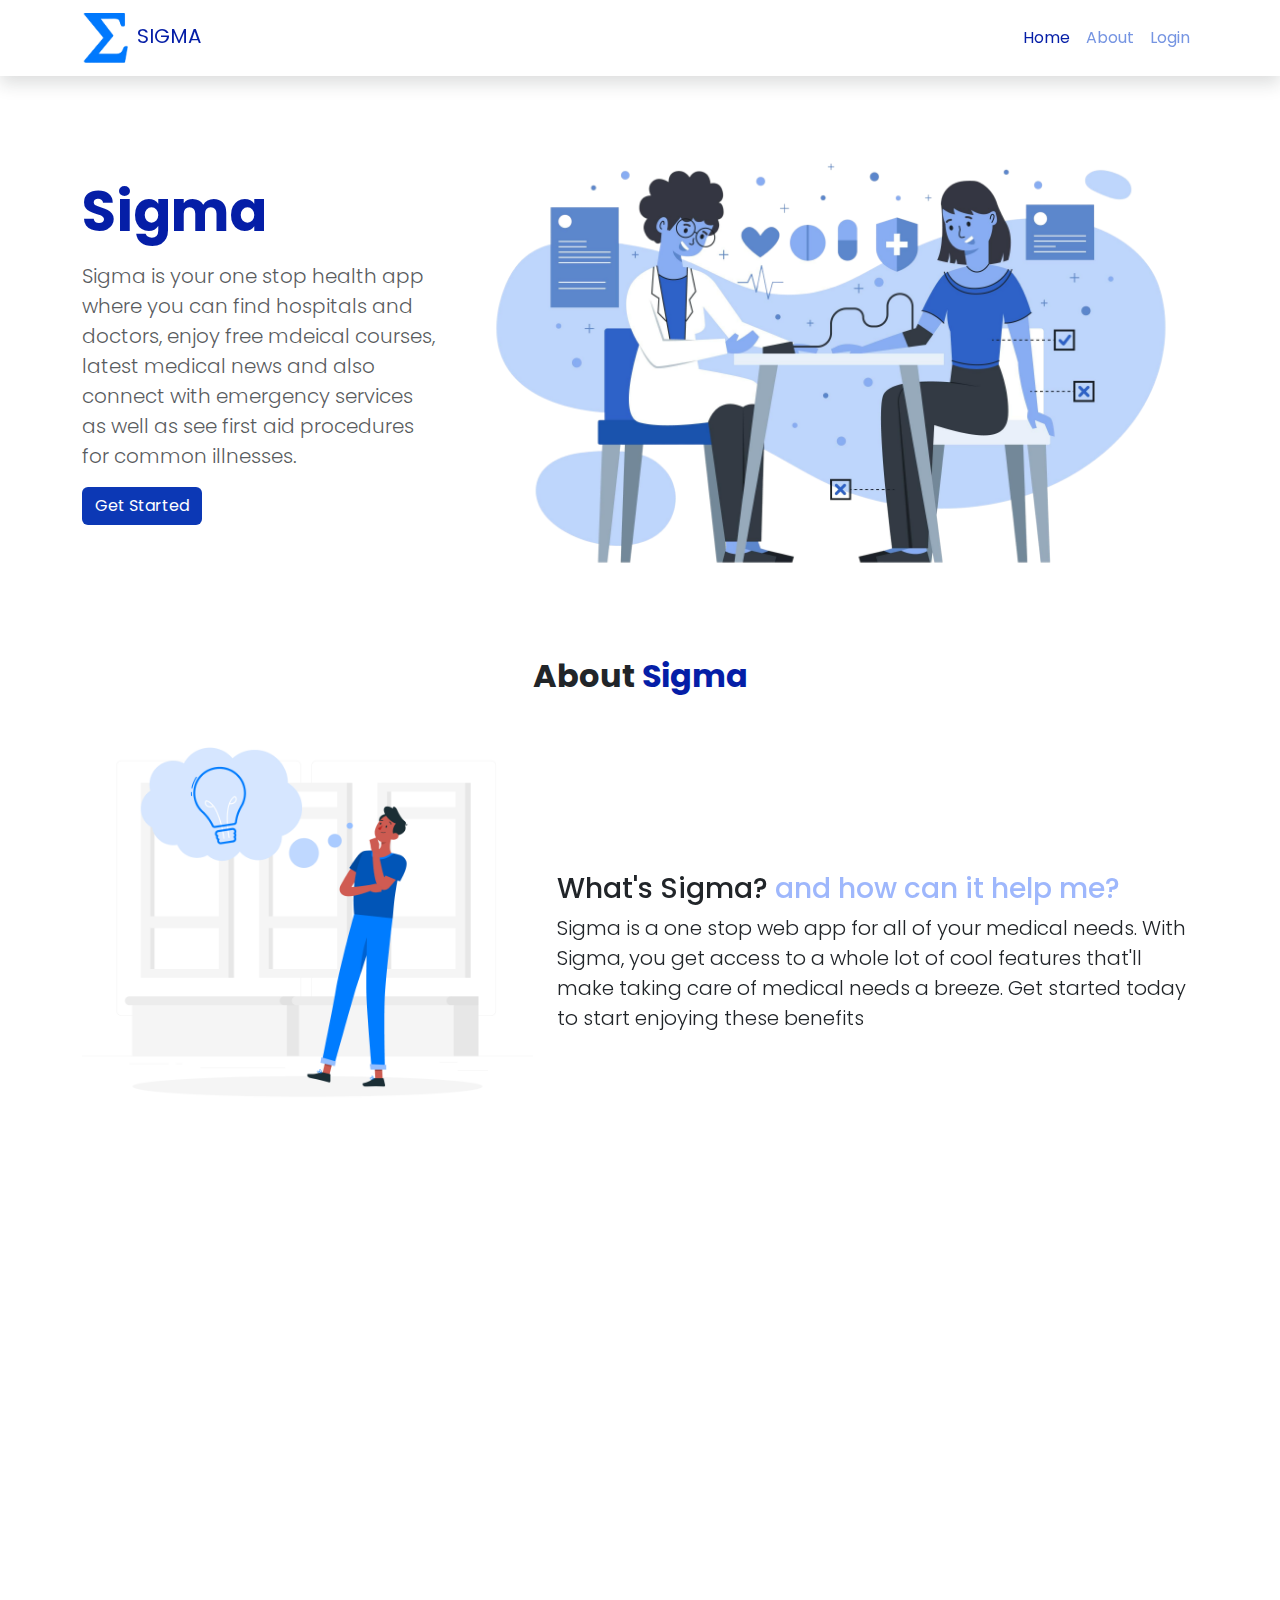
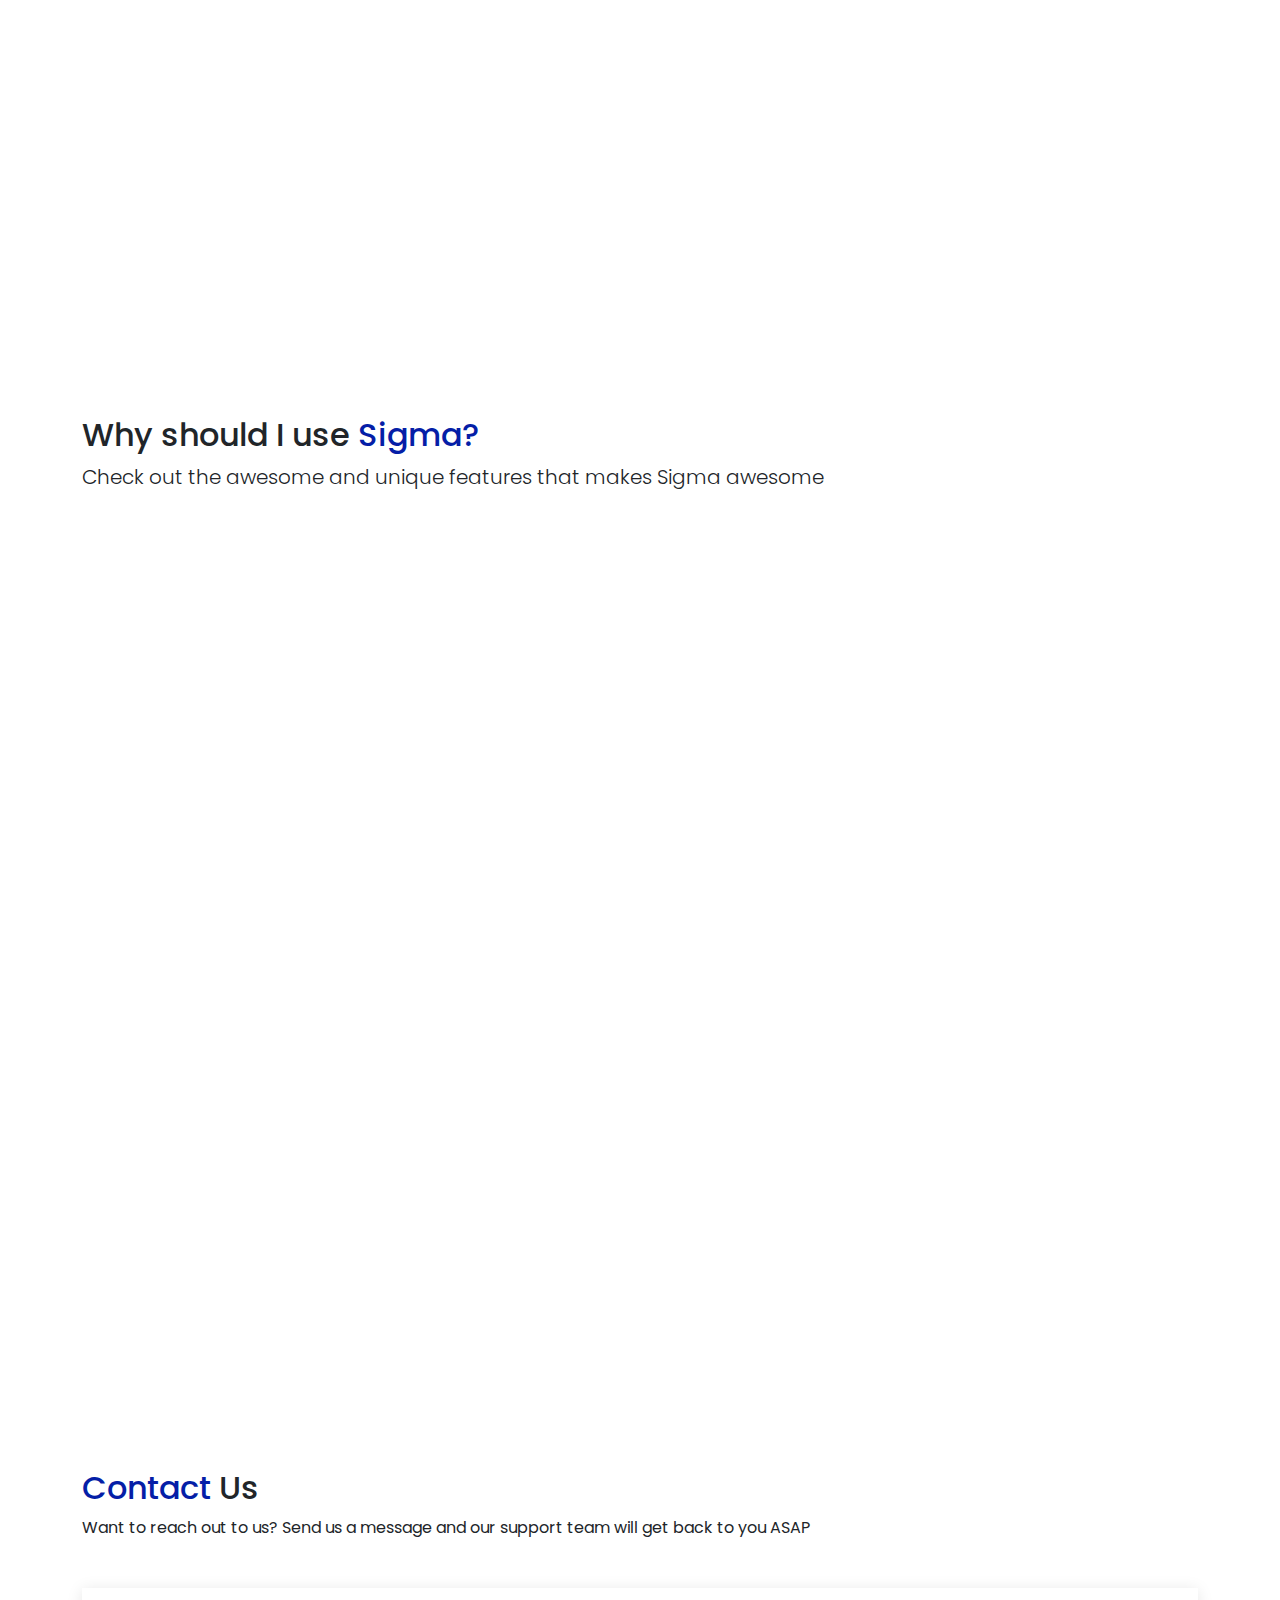
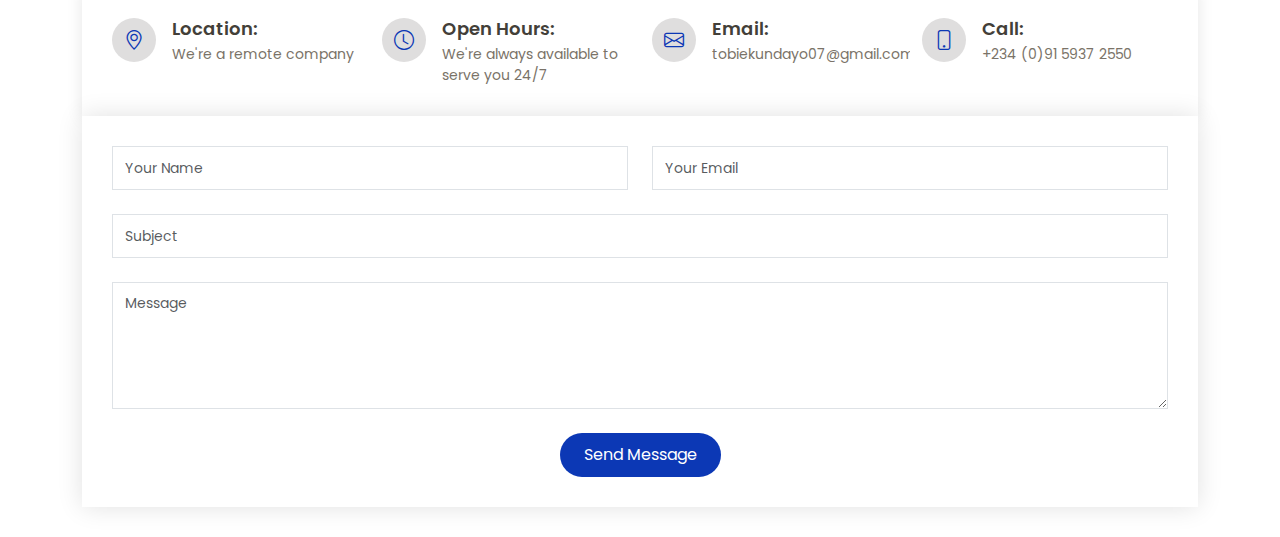
<file: index.html>
<!DOCTYPE html>
<html lang="en">
<head>
    <meta charset="UTF-8">
    <meta http-equiv="X-UA-Compatible" content="IE=edge">
    <meta name="viewport" content="width=device-width, initial-scale=1.0">
    <title>Home</title>
    <link rel="stylesheet" href="assets/vendor/bootstrap/css/bootstrap.css">
    <link rel="stylesheet" href="assets/vendor/animate.css/animate.css">
    <link rel="stylesheet" href="assets/vendor/bootstrap-icons-1.10.3/bootstrap-icons.css">
    <link rel="stylesheet" href="assets/vendor/aos/aos.css">
    <link rel="stylesheet" href="assets/css/styles.css">
    <link href="https://fonts.googleapis.com/css?family=Poppins:300,400,500,600,700,800,900" rel="stylesheet">
</head>
<body>
    <!--Nav Bar Start-->
    <nav class="navbar navbar-expand-md navbar-light shadow sticky-top">
        <div class="container-xl">
            <a href="#" class="navbar-brand">
                <img src="assets/img/logo.png" alt="" class="img-fluid" width="50" height="70"> <span>SIGMA</span>
            </a>
            <button class="navbar-toggler" type="button" data-bs-toggle="offcanvas" data-bs-target="#sidebar" aria-controls="offcanvasExample">
                <span class="navbar-toggler-icon"></span>
            </button>
            <div class="collapse navbar-collapse justify-content-end align-center" id="#">
                <ul class="navbar-nav">
                    <li class="nav-item">
                        <a href="#" class="nav-link active">Home</a>
                    </li>
                    <li class="nav-item">
                        <a href="#about" class="nav-link">About</a>
                    </li>
                    <li class="nav-item">
                        <a href="#" class="nav-link">Login</a>
                    </li>
                </ul>
            </div>
        </div>
    </nav>
    <!--Nav End-->

    <!--Offcanvas Start (NavBar) --> 
    <div class="offcanvas offcanvas-start" tabindex="-1" id="sidebar" aria-labelledby="sidebar-label">
        <div class="offcanvas-header">
            <h5 class="offcanvas-title" id="sidebar-label"><span><img src="assets/img/logo.png" alt="" width="50" height="50">Sigma</span></h5>
            <button type="button" class="btn-close" data-bs-dismiss="offcanvas" data-bs-target="#sidebar" aria-label="Close"></button>
        </div>
        <div class="border-bottom fw-bold"></div>

        <div class="offcanvas-body">
            <ul class="navbar-nav justify-content-end flex-grow-1 pe-3">
                <li class="nav-item">
                  <a class="nav-link active" aria-current="page" href="#">Home</a>
                </li>
                <li class="nav-item">
                  <a class="nav-link" href="#">Blog</a>
                </li>
                <li class="nav-item">
                    <a class="nav-link" href="#">Login</a>
                </li>
                <li class="nav-item">
                    <a class="nav-link" href="#">Register</a>
                </li>
                <li class="nav-item">
                    <a href="#" class="nav-link btn btn-custom custom-text rounded p-2">Get Started</a>
                </li>
                <!-- <li class="nav-item dropdown">
                  <a class="nav-link dropdown-toggle" href="#" role="button" data-bs-toggle="dropdown" aria-expanded="false">
                    Dropdown
                  </a>
                  <ul class="dropdown-menu">
                    <li><a class="dropdown-item" href="#">Action</a></li>
                    <li><a class="dropdown-item" href="#">Another action</a></li>
                    <li>
                      <hr class="dropdown-divider">
                    </li>
                    <li><a class="dropdown-item" href="#">Something else here</a></li>
                  </ul>
                </li> -->
              </ul>
        </div>
        
        <div class="offcanvas-footer">
            <a href="#" style="text-decoration: none; color: black;"><p class="lead ms-3"><i class="bi bi-box-arrow-left me-2"></i><span style="color: red;">Logout</span></p></a>
        </div>

    </div>
    <!--Offcanvas End-->


    <!--Hero Section-->
    <section id="intro">
        <div class="container-lg">
            <div class="row justify-content-center align-items-center">
                <div class="col-md-4 text-center text-md-start">
                    <h2 class="display-4 animate__animated animate__fadeInDown"><span class="fw-bold">Sigma</span></h2>
                    <!-- <h4 class="display-6 text-muted">The free portfolio generator</h4> -->
                    <p class="lead my-3 text-muted justice animate__animated animate__fadeInUp">Sigma is your one stop health app where you can find hospitals and doctors, enjoy free mdeical courses, latest medical news and also connect with emergency services as well as see first aid procedures for common illnesses.</p>
                    <a href="#" class="btn btn-custom custom-text animate__animated animate__fadeInUp">Get Started</a>
                </div>
                <div class="col-md-8 d-none d-md-block text-center animate__animated animate__fadeInRight">
                    <span class="goat" data-bs-placement="bottom" title="Tobi is tha GOAT">
                        <img src="assets/img/12557511_4997671-removebg.png" alt="coffee bag" class="img-fluid">
                    </span>
                </div>
            </div>
        </div>
    </section>
    <!--Hero End-->

    <!--Marketing Start-->
    <section id="about">
        <div class="container">
            <div class="text-center">
                <h2 class="fw-bold">About <span>Sigma</span></h2>
            </div>
            <!--Marketing Item Start-->
            <div class="row featurette mb-4 justify-content-center align-items-center mt-3" data-aos="fade-down" data-aos-delay="300" data-aos-offset="0">
                <div class="col-md-7 order-md-2 mt-5">
                    <div class="animate__animated animate__fadeInRight">
                        <h3 class="featurette-heading header-color">What's Sigma? <span class="muted">and how can it help me?</span></h3>
                        <p class="lead">Sigma is a one stop web app for all of your medical needs. With Sigma, you get access to a whole lot of cool features that'll make taking care of medical needs a breeze. Get started today to start enjoying these benefits</p>
                    </div>
                </div>
                <div class="col-md-5 order-md-1 animate__animated animate__fadeInDown">
                    <img src="assets/img/7069376_3304458.jpg" alt="image" class="img-fluid" width="500" height="500">
                </div>
            </div>
            <!--Marketing Item End-->

            <!--Marketing Item Start-->
            <div class="row featurette mb-4 justify-content-center align-items-center mt-3" data-aos="fade-down" data-aos-delay="300" data-aos-offset="0">
                <div class="col-md-7 mt-5">
                    <h3 class="featurette-heading header-color">What features does Sigma offer? <span class="muted">How do I take advantage of them?</span></h3>
                    <p class="lead">Sigma offers a wide range of indemand features such as hospital locators, booking appointments with doctors, taking free courses and so much more. To get a full list of all of our features, click <a href="#why-us" class="active">here</a>. To start taking advantage of these features, <a href="#" class="active">register</a>  on Sigma today</p>
                </div>
                <div class="col-md-5">
                    <img src="assets/img/6974922_4447 (1).jpg" alt="image" width="500" height="500" class="img-fluid">
                </div>
            </div>
            <!--Marketing Item End-->

            <!--Marketing Item Start-->
            <div class="row featurette mb-4 justify-content-center align-items-center mt-3" data-aos="fade-down" data-aos-delay="300" data-aos-offset="0">
                <div class="col-md-7 order-md-2 mt-5">
                    <h3 class="featurette-heading header-color">What's the purpose of Sigma? <span class="muted">It's quite simple</span></h3>
                    <p class="lead">Asides the obvious of trying to win the solutions challenge, Sigma was made to help people easily access medical services.</p>
                </div>
                <div class="col-md-5 order-md-1">
                    <img src="assets/img/11235354_10595.jpg" alt="hdfhjdf" class="img-fluid">
                </div>
            </div>
            <!--Marketing Item End-->
        </div>
    </section>
    <!--Marketing End-->

    <!-- Features Section(Cards) -->
    <section id="why-us" class="why-us">
        <div class="container">
  
          <div class="section-title">
            <h2>Why should I use <span>Sigma?</span></h2>
            <p class="lead">Check out the awesome and unique features that makes Sigma awesome</p>
          </div>
  
          <div class="row" data-aos="fade-down" data-aos-delay="300" data-aos-offset="0">
  
            <div class="col-lg-4 mb-2 animate__animated animate__fadeInDown" data-aos="fade-down" data-aos-delay="300" data-aos-offset="0">
              <div class="box">
                <span><i class="bi bi-speedometer"></i></span>
                <h4>Fast & Efficient</h4>
                <p>Get quick access to essential medical information and streamline your patient care with our fast and efficient medical app. Spend less time searching and more time treating with our user-friendly interface and intuitive features.👌</p>
              </div>
            </div>
  
            <div class="col-lg-4 mt-4 mt-lg-0 mb-2 animate__animated animate__fadeInDown">
              <div class="box">
                <span><i class="bi bi-map"></i></span>
                <h4>Hospital Locator</h4>
                <p>Find nearby hospitals and medical facilities in a snap with our hospital locator feature. Easily locate emergency rooms, urgent care centers, and specialist clinics to get the care you need, when you need it most.</p>
              </div>
            </div>
  
            <div class="col-lg-4 mt-4 mt-lg-0 mb-2 animate__animated animate__fadeInDown">
              <div class="box">
                <span><i class="bi bi-filter-square"></i></span>
                <h4>Free Courses</h4>
                <p>Upgrade your medical knowledge with our free courses feature. Access a variety of courses taught by top healthcare professionals and advance your career from the comfort of your own device, all at no cost to you.</p>
              </div>
            </div>

            <div class="col-lg-4 mb-2 animate__animated animate__fadeInDown">
                <div class="box">
                  <span><i class="bi bi-phone"></i></span>
                  <h4>Emergency Services</h4>
                  <p>In times of crisis, every second counts. With our emergency services feature, quickly dial emergency services and get the help you need, wherever you are. Our app also provides vital information to first responders, helping to ensure the best possible care in an emergency situation.</p>
                </div>
              </div>
    
            <div class="col-lg-4 mt-4 mt-lg-0 mb-2 animate__animated animate__fadeInDown">
                <div class="box">
                    <span><i class="bi bi-calendar-plus"></i></span>
                    <h4>Book Appointments</h4>
                    <p>Say goodbye to long wait times and scheduling conflicts with our book appointments feature. Easily book appointments with healthcare providers at your convenience, and receive automated reminders to keep you on track with your healthcare needs.</p>
                </div>
            </div>
    
            <div class="col-lg-4 mt-4 mt-lg-0 mb-2 animate__animated animate__fadeInDown">
                <div class="box">
                    <span><i class="bi bi-folder"></i></span>
                    <h4>Organized Content</h4>
                    <p>Our medical app offers organized content for easy access to reliable medical information.</p>
                </div>
            </div>
  
          </div>
  
        </div>
    </section>
    <!-- End -->

    <!-- ======= Contact Section ======= -->
    <section id="contact" class="contact">
        <div class="container">
  
          <div class="section-title">
            <h2><span>Contact</span> Us</h2>
            <p>Want to reach out to us? Send us a message and our support team will get back to you ASAP</p>
          </div>
        </div>

        <div class="container mt-5">
  
          <div class="info-wrap">
            <div class="row">
              <div class="col-lg-3 col-md-6 info">
                <i class="bi bi-geo-alt"></i>
                <h4>Location:</h4>
                <p>We're a remote company</p>
              </div>
  
              <div class="col-lg-3 col-md-6 info mt-4 mt-lg-0">
                <i class="bi bi-clock"></i>
                <h4>Open Hours:</h4>
                <p>We're always available to serve you 24/7</p>
              </div>
  
              <div class="col-lg-3 col-md-6 info mt-4 mt-lg-0">
                <i class="bi bi-envelope"></i>
                <h4>Email:</h4>
                <p>tobiekundayo07@gmail.com</p>
              </div>
  
              <div class="col-lg-3 col-md-6 info mt-4 mt-lg-0">
                <i class="bi bi-phone"></i>
                <h4>Call:</h4>
                <p>+234 (0)91 5937 2550</p>
              </div>
            </div>
          </div>
  
          <form action="forms/contact.php" method="post" role="form" class="php-email-form">
            <div class="row">
              <div class="col-md-6 form-group">
                <input type="text" name="name" class="form-control" id="name" placeholder="Your Name" required>
              </div>
              <div class="col-md-6 form-group mt-3 mt-md-0">
                <input type="email" class="form-control" name="email" id="email" placeholder="Your Email" required>
              </div>
            </div>
            <div class="form-group mt-3">
              <input type="text" class="form-control" name="subject" id="subject" placeholder="Subject" required>
            </div>
            <div class="form-group mt-3">
              <textarea class="form-control" name="message" rows="5" placeholder="Message" required></textarea>
            </div>
            <div class="my-3">
              <div class="loading">Loading</div>
              <div class="error-message"></div>
              <div class="sent-message">Your message has been sent. Thank you!</div>
            </div>
            <div class="text-center"><button type="submit">Send Message</button></div>
          </form>
  
        </div>
    </section><!-- End Contact Section -->

    <div id="preloader"></div>


    <script src="assets/vendor/bootstrap/js/bootstrap.bundle.js"></script>
    <script src="assets/vendor/aos/aos.js"></script>
    <script src="assets/js/script.js"></script>
    <script>
        AOS.init();
    </script>
</body>
</html>
</file>
<file: assets/css/styles.css>
/* -------------------------------- */

/* Colors */
:root{
    --active-link: #051ea7;
    --normal-link: #7695e2;
    --muted-text : #99b3fcf3;
    --btn-primary: #0c38b5;
    --btn-hover:   #1f46b1;
    --white-text: #fff;
    --darker-white: #dfdede;
    --light-black: #413e3e;
    --shady-blue: #8b9bf1;
}

/* ------------------------------- */


/* --------------------------------------------- */

/* External Imports */


@import url('https://fonts.googleapis.com/css2?family=Poppins&display=swap');

/* --------------------------------------------- */




/* ---------------------------- */


/* GLOBAL STYLING */
*{
    font-family: 'Poppins', sans-serif;
}

nav{
    background: #fff !important;

}
body{
  background: var(--white-text);
}
a{
    color: var(--normal-link) !important;
    text-decoration: none;
}

a:hover{
    color: var(--active-link) !important;
}

.active{
    color: var(--active-link) !important;
}

span{
    color: var(--active-link) !important;
}
.muted{
  color: var(--muted-text) !important;
}

section{
    padding: 30px 0 !important;
}

.btn-custom{
    background: var(--btn-primary);
    color: rgb(241, 241, 241);
}

.btn-custom:hover{
    background: var(--btn-hover);

}
.btn-xl{
  width: 320px;
}

.custom-text{
  color: var(--white-text) !important;
}

.custom-text:hover{
  color: var(--white-text) !important;
}

.rounded{
  border-radius: 25px !important;
}
.navbar-toggler-icon{
  color: var(--light-black) !important;
}

#sidebar{
  background-color: var(--active-link) !important;
}

/* ---------------------------- */

/* Features CSS */

.why-us .box {
    padding: 50px 30px;
    box-shadow: 0px 2px 15px rgba(0, 0, 0, 0.1);
    transition: all ease-in-out 0.3s;
    height: 100%;
  }
  
  .why-us .box span {
    display: block;
    font-size: 70px;
    font-weight: 700;
    color: var(--active-link);
  }
  
  .why-us .box h4 {
    font-size: 24px;
    font-weight: 600;
    padding: 0;
    margin: 20px 0;
  }
  
  .why-us .box p {
    color: #aaaaaa;
    font-size: 15px;
    margin: 0;
    padding: 0;
  }
  
  .why-us .box:hover{
    background: var(--active-link);
    color: var(--white-text);
    padding: 30px 30px 70px 30px;
    box-shadow: 10px 15px 30px rgba(0, 0, 0, 0.18);
  }


  
  .why-us .box:hover span,
  .why-us .box:hover h4,
  .why-us .box:hover p {
    color: #fff !important;
  }

/* --------------------------- */

/* ------------- CONTACT CSS -------------- */

.contact .info-wrap {
  box-shadow: 0px 2px 15px rgba(0, 0, 0, 0.1);
  padding: 30px;
}

.contact .info {
  background: #fff;
}

.contact .info i {
  font-size: 20px;
  color: var(--btn-primary);
  float: left;
  width: 44px;
  height: 44px;
  background: var(--darker-white);
  display: flex;
  justify-content: center;
  align-items: center;
  border-radius: 50px;
  transition: all 0.3s ease-in-out;
}

.contact .info h4 {
  padding: 0 0 0 60px;
  font-size: 18px;
  font-weight: 600;
  margin-bottom: 5px;
  color: #433f39;
  font-family: "Poppins", sans-serif;
}

.contact .info p {
  padding: 0 0 0 60px;
  margin-bottom: 0;
  font-size: 14px;
  color: #7a7368;
}

.contact .info:hover i {
  background: var(--btn-primary);
  color: #fff;
}

.contact .php-email-form {
  width: 100%;
  box-shadow: 0 0 24px 0 rgba(0, 0, 0, 0.12);
  padding: 30px;
  background: #fff;
}

.contact .php-email-form .form-group {
  padding-bottom: 8px;
}

.contact .php-email-form .error-message {
  display: none;
  color: #fff;
  background: #ed3c0d;
  text-align: center;
  padding: 15px;
  font-weight: 600;
}

.contact .php-email-form .sent-message {
  display: none;
  color: #fff;
  background: #18d26e;
  text-align: center;
  padding: 15px;
  font-weight: 600;
}

.contact .php-email-form .loading {
  display: none;
  background: #fff;
  text-align: center;
  padding: 15px;
}

.contact .php-email-form .loading:before {
  content: "";
  display: inline-block;
  border-radius: 50%;
  width: 24px;
  height: 24px;
  margin: 0 10px -6px 0;
  border: 3px solid #18d26e;
  border-top-color: #eee;
  -webkit-animation: animate-loading 1s linear infinite;
  animation: animate-loading 1s linear infinite;
}

.contact .php-email-form input,
.contact .php-email-form textarea {
  border-radius: 0;
  box-shadow: none;
  font-size: 14px;
}

.contact .php-email-form input {
  height: 44px;
}

.contact .php-email-form textarea {
  padding: 10px 12px;
}

.contact .php-email-form button[type=submit] {
  background: var(--btn-primary);
  border: 0;
  padding: 10px 24px;
  color: #fff;
  transition: 0.4s;
  border-radius: 50px;
}

.contact .php-email-form button[type=submit]:hover {
  background: var(--btn-hover);
}

@-webkit-keyframes animate-loading {
  0% {
    transform: rotate(0deg);
  }

  100% {
    transform: rotate(360deg);
  }
}

@keyframes animate-loading {
  0% {
    transform: rotate(0deg);
  }

  100% {
    transform: rotate(360deg);
  }
}


/* ------------------------- */

/* ----------- Preloader CSS ------------- */
#preloader {
  position: fixed;
  top: 0;
  left: 0;
  right: 0;
  bottom: 0;
  z-index: 9999;
  overflow: hidden;
  background:  var(--active-link);
}

#preloader:before {
  content: "";
  position: fixed;
  top: calc(50% - 30px);
  left: calc(50% - 30px);
  border: 6px solid  #0c38b5;
  border-top-color: #fff;
  border-bottom-color: #fff;
  border-radius: 50%;
  width: 60px;
  height: 60px;
  -webkit-animation: animate-preloader 5s linear infinite;
  animation: animate-preloader 5s linear infinite;
}

@-webkit-keyframes animate-preloader {
  0% {
    transform: rotate(0deg);
  }
  100% {
    transform: rotate(360deg);
  }
}

@keyframes animate-preloader {
  0% {
    transform: rotate(0deg);
  }
  100% {
    transform: rotate(360deg);
  }
}


/* -------------------------------------- */
</file>
